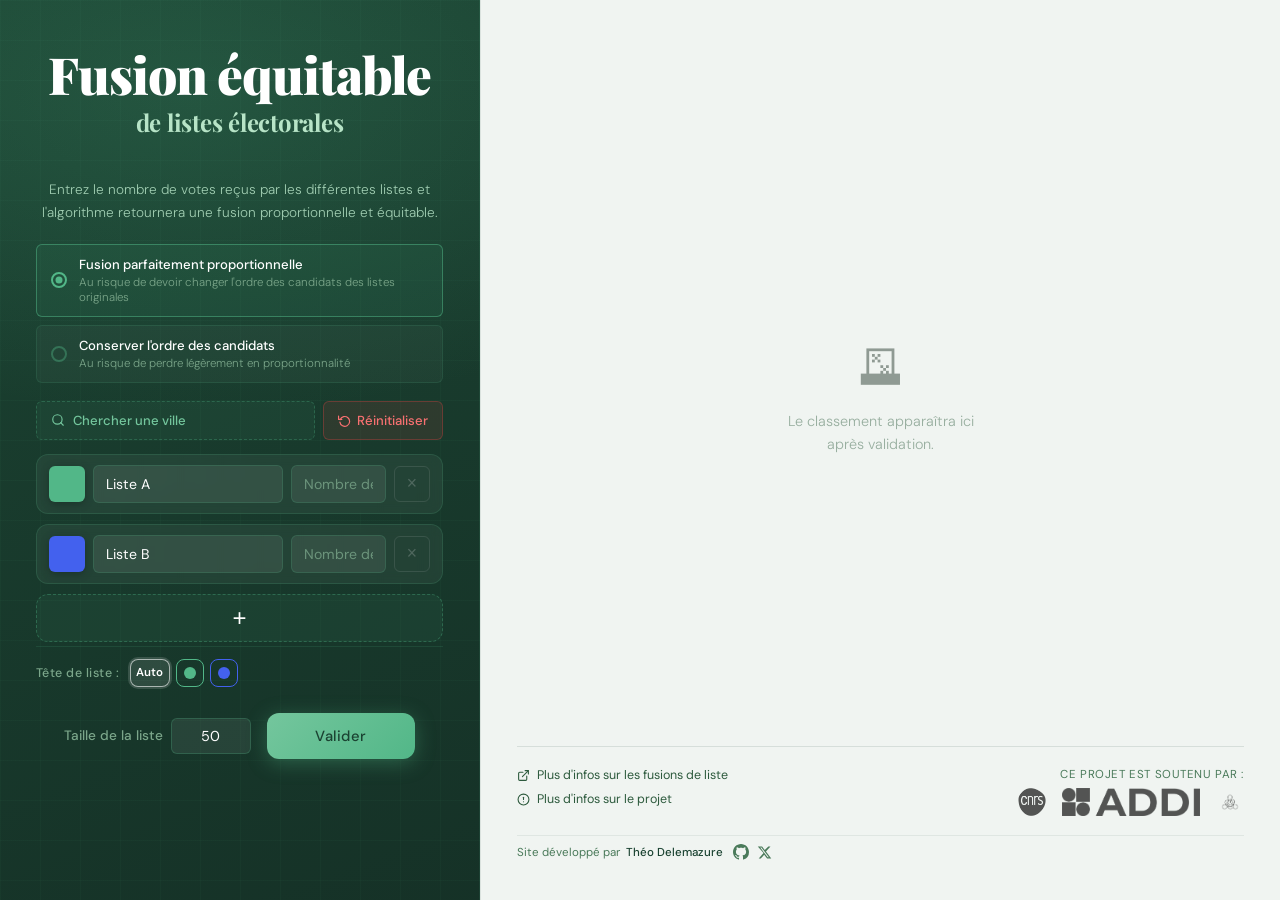
<file: index.html>
<!DOCTYPE html>
<html lang="fr">
<head>
  <meta charset="UTF-8" />
  <meta name="viewport" content="width=device-width, initial-scale=1.0" />

  <title>Fusion équitable de listes électorales</title>
  <meta name="description" content="Calculez automatiquement la fusion proportionnelle et équitable de vos listes électorales grâce à l'algorithme Proportional Rankings." />

  <!-- Favicon SVG (logo dégradé vert→rouge) -->
  <link rel="icon" type="image/svg+xml" href="favicon.svg" />

  <!-- Open Graph (Facebook, LinkedIn, WhatsApp…) -->
  <meta property="og:type"        content="website" />
  <meta property="og:url"         content="https://theo.delemazure.fr/fusion/" />
  <meta property="og:title"       content="Fusion équitable de listes électorales" />
  <meta property="og:description" content="Calculez automatiquement la fusion proportionnelle et équitable de vos listes électorales grâce à l'algorithme Proportional Rankings." />
  <meta property="og:image"       content="https://theo.delemazure.fr/fusion/screenshot.png" />
  <meta property="og:image:width"  content="1200" />
  <meta property="og:image:height" content="630" />
  <meta property="og:locale"      content="fr_FR" />
  <meta property="og:site_name"   content="Fusion équitable" />

  <!-- Twitter Card -->
  <meta name="twitter:card"        content="summary_large_image" />
  <meta name="twitter:url"         content="https://theo.delemazure.fr/fusion/" />
  <meta name="twitter:title"       content="Fusion équitable de listes électorales" />
  <meta name="twitter:description" content="Calculez automatiquement la fusion proportionnelle et équitable de vos listes électorales grâce à l'algorithme Proportional Rankings." />
  <meta name="twitter:image"       content="https://theo.delemazure.fr/fusion/screenshot.png" />

  <link rel="preconnect" href="https://fonts.googleapis.com" />
  <link rel="preconnect" href="https://fonts.gstatic.com" crossorigin />
  <link href="https://fonts.googleapis.com/css2?family=Playfair+Display:wght@700;900&family=DM+Sans:wght@300;400;500&display=swap" rel="stylesheet" />
  <link rel="stylesheet" href="style.css" />
</head>
<body>

  <div class="bg-decoration"></div>

  <button class="share-btn" id="share-btn" title="Partager le classement">
    <svg width="15" height="15" viewBox="0 0 24 24" fill="none" stroke="currentColor" stroke-width="2" stroke-linecap="round" stroke-linejoin="round"><circle cx="18" cy="5" r="3"/><circle cx="6" cy="12" r="3"/><circle cx="18" cy="19" r="3"/><line x1="8.59" y1="13.51" x2="15.42" y2="17.49"/><line x1="15.41" y1="6.51" x2="8.59" y2="10.49"/></svg>
    Partager
  </button>

  <div class="page-wrapper">

    <!-- COLONNE GAUCHE : formulaire -->
    <main class="left-panel">

      <header class="hero">
<h1 class="hero-title">Fusion équitable</h1>
        <h2 class="hero-subtitle">de listes électorales</h2>
      </header>

            <section class="form-section">
 
        <p class="description">
          Entrez le nombre de votes reçus par les différentes listes et l'algorithme retournera une fusion proportionnelle et équitable.
        </p>
 
        <!-- Mode de fusion -->
        <div class="mode-selector" id="mode-selector">
          <label class="mode-option active" id="mode-prop-label">
            <input type="radio" name="fusion-mode" value="proportional" checked class="mode-radio" />
            <span class="mode-checkmark"></span>
            <div class="mode-text">
              <span class="mode-title">Fusion parfaitement proportionnelle</span>
              <span class="mode-desc">Au risque de devoir changer l'ordre des candidats des listes originales</span>
            </div>
          </label>
          <label class="mode-option" id="mode-parity-label">
            <input type="radio" name="fusion-mode" value="parity" class="mode-radio" />
            <span class="mode-checkmark"></span>
            <div class="mode-text">
              <span class="mode-title">Conserver l'ordre des candidats</span>
              <span class="mode-desc">Au risque de perdre légèrement en proportionnalité</span>
            </div>
          </label>
        </div>
 
        <p class="parity-hint hidden" id="parity-hint">Indiquez le genre des têtes de liste à l'aide des boutons H et F.</p>
 
        <!-- Boutons ville -->
        <div class="city-action-row">
        <button class="city-search-btn" id="city-search-btn">
          <svg width="14" height="14" viewBox="0 0 24 24" fill="none" stroke="currentColor" stroke-width="2" stroke-linecap="round" stroke-linejoin="round"><circle cx="11" cy="11" r="8"/><line x1="21" y1="21" x2="16.65" y2="16.65"/></svg>
          <span id="city-search-btn-label">Chercher une ville</span>
        </button>
          <button class="reset-btn hidden" id="reset-btn" title="Réinitialiser le formulaire">
            <svg width="13" height="13" viewBox="0 0 24 24" fill="none" stroke="currentColor" stroke-width="2.2" stroke-linecap="round" stroke-linejoin="round"><polyline points="1 4 1 10 7 10"/><path d="M3.51 15a9 9 0 1 0 .49-4.5"/></svg>
            Réinitialiser
          </button>
        </div>
 
        <!-- Zone d'erreur -->
        <div class="error-box" id="error-box" aria-live="polite"></div>
 
        <div class="lists-wrapper" id="lists-wrapper"></div>
 
        <button class="add-btn" id="add-btn" aria-label="Ajouter une liste">
          <span class="add-btn-icon">+</span>
        </button>
 
        <!-- Sélecteur tête de liste forcée -->
        <div class="forced-head-row" id="forced-head-row">
          <span class="forced-head-label">Tête de liste&nbsp;:</span>
          <div class="forced-head-btns" id="forced-head-btns">
            <!-- Bouton Auto (défaut) + boutons listes générés par JS -->
          </div>
        </div>
 
        <div class="method-toggle-row">
          <span class="method-toggle-label">Méthode :</span>
          <div class="method-toggle" id="method-toggle">
            <button class="method-btn" data-method="classic">Écart minimal</button>
            <button class="method-btn active" data-method="dhondt">D'Hondt</button>
          </div>
        </div>
 
        <div class="validate-row">
          <div class="seats-input-group">
            <label class="seats-label" for="seats-input">Taille de la liste</label>
            <input type="number" id="seats-input" class="seats-input" value="50" min="5" max="200" />
          </div>
          <button class="validate-btn" id="validate-btn">Valider</button>
        </div>
 
      </section>

    </main>

    <!-- COLONNE DROITE : résultats -->
    <aside class="right-panel" id="right-panel">

      <div class="results-placeholder" id="results-placeholder">
        <span class="results-placeholder-icon">🗳</span>
        <p>Le classement apparaîtra ici après validation.</p>
      </div>
      <div class="results-content" id="results-content"></div>

      <!-- Footer info -->
      <footer class="info-footer">
        <div class="info-footer-links">
          <a href="informations.html" target="_blank" class="info-link">
            <svg width="13" height="13" viewBox="0 0 24 24" fill="none" stroke="currentColor" stroke-width="2" stroke-linecap="round" stroke-linejoin="round"><path d="M18 13v6a2 2 0 0 1-2 2H5a2 2 0 0 1-2-2V8a2 2 0 0 1 2-2h6"/><polyline points="15 3 21 3 21 9"/><line x1="10" y1="14" x2="21" y2="3"/></svg>
            Plus d'infos sur les fusions de liste
          </a>
          <button class="info-link" id="info-project-btn">
            <svg width="13" height="13" viewBox="0 0 24 24" fill="none" stroke="currentColor" stroke-width="2" stroke-linecap="round" stroke-linejoin="round"><circle cx="12" cy="12" r="10"/><line x1="12" y1="8" x2="12" y2="12"/><line x1="12" y1="16" x2="12.01" y2="16"/></svg>
            Plus d'infos sur le projet
          </button>
        </div>

        <div class="info-footer-support">
          <span class="info-support-label">Ce projet est soutenu par :</span>
          <div class="info-logos">
            <a href="https://www.cnrs.fr" target="_blank"><img src="img/logo-cnrs.png" alt="CNRS" class="info-logo" /></a>
            <a href="https://advancingdemocracy.eu/" target="_blank"><img src="img/logo-addi.png" alt="ADDI" class="info-logo" /></a>
            <a href="https://www.maths-vives.fr/" target="_blank"><img src="img/logo-math-vives.png" alt="Math Vives" class="info-logo" /></a>
            <!-- Ajouter d'autres logos ici -->
          </div>
        </div>

        <div class="info-footer-dev info-dev">
          Site développé par
          <a href="https://theo.delemazure.fr" target="_blank" class="info-dev-name">Théo Delemazure</a>
          <div class="info-dev-links">
            <a href="https://github.com/TheoDlmz" target="_blank" title="GitHub" class="info-icon-link">
              <svg width="16" height="16" viewBox="0 0 24 24" fill="currentColor"><path d="M12 0C5.37 0 0 5.37 0 12c0 5.31 3.435 9.795 8.205 11.385.6.105.825-.255.825-.57 0-.285-.015-1.23-.015-2.235-3.015.555-3.795-.735-4.035-1.41-.135-.345-.72-1.41-1.23-1.695-.42-.225-1.02-.78-.015-.795.945-.015 1.62.87 1.845 1.23 1.08 1.815 2.805 1.305 3.495.99.105-.78.42-1.305.765-1.605-2.67-.3-5.46-1.335-5.46-5.925 0-1.305.465-2.385 1.23-3.225-.12-.3-.54-1.53.12-3.18 0 0 1.005-.315 3.3 1.23.96-.27 1.98-.405 3-.405s2.04.135 3 .405c2.295-1.56 3.3-1.23 3.3-1.23.66 1.65.24 2.88.12 3.18.765.84 1.23 1.905 1.23 3.225 0 4.605-2.805 5.625-5.475 5.925.435.375.81 1.095.81 2.22 0 1.605-.015 2.895-.015 3.3 0 .315.225.69.825.57A12.02 12.02 0 0 0 24 12c0-6.63-5.37-12-12-12z"/></svg>
            </a>
            <a href="https://twitter.com/DelemazureTheo" target="_blank" title="Twitter / X" class="info-icon-link">
              <svg width="15" height="15" viewBox="0 0 24 24" fill="currentColor"><path d="M18.244 2.25h3.308l-7.227 8.26 8.502 11.24H16.17l-4.714-6.231-5.401 6.231H2.748l7.73-8.835L1.254 2.25H8.08l4.253 5.622 5.911-5.622zm-1.161 17.52h1.833L7.084 4.126H5.117z"/></svg>
            </a>
          </div>
        </div>
      </footer>
    </aside>

  </div>

  <!-- Modal info projet -->
  <div class="info-overlay" id="info-overlay"></div>
  <div class="info-modal" id="info-modal">
    <button class="share-modal-close" id="info-modal-close">&times;</button>

    <section class="info-section">
      <h2 class="info-modal-title">Qui sommes-nous ?</h2>
      <p class="info-modal-text">Nous sommes chercheurs en informatique et en économie, spécialisés dans le domaine du choix social — un champ de recherche interdisciplinaire qui étudie comment agréger les préférences individuelles de manière juste et équitable.</p>
      <ul class="info-team">
        <li class="info-team-member">
          <span class="info-team-name"><a href="https://sites.google.com/view/antoineprevotat" target="_blank" class="info-team-link">Antoine Prévotat</a></span>
          <span class="info-team-affil">Doctorant au GATE Saint-Etienne</span>
        </li>
        <li class="info-team-member">
          <span class="info-team-name"><a href="https://theo.delemazure.fr" target="_blank" class="info-team-link">Théo Delemazure</a></span>
          <span class="info-team-affil">Chercheur post-doctorant à l'ILLC de l'Université d'Amsterdam</span>
        </li>
        <li class="info-team-member">
          <span class="info-team-name"><a href="https://www.lamsade.dauphine.fr/~lang/" target="_blank" class="info-team-link">Jérôme Lang</a></span>
          <span class="info-team-affil">Directeur de recherche CNRS au LAMSADE, Université Paris-Dauphine</span>
        </li>
      </ul>
      <p class="info-modal-text">Merci aussi à <a href="https://dominik-peters.de/" target="_blank" class="info-team-link">Dominik Peters</a> pour ses retours et Olivier Rouyer pour son aide.</p>
      <p class="info-modal-text">Ce projet est notamment rendu possible grâce aux financements de l'ANR « Condorcet » (<a href="https://www.maths-vives.fr/" target="_blank" class="info-team-link">Maths-vives</a>, <a href="https://anr.fr/france-2030/france-2030/" target="_blank" class="info-team-link">France 2030</a>) et de l'ERC Synergy Grant <a href="https://advancingdemocracy.eu/" target="_blank" class="info-team-link">ADDI</a>.</p>
      
      </ul>
    </section>

    <section class="info-section">
      <h2 class="info-modal-title">Quel est l'algorithme utilisé ?</h2>
      <p class="info-modal-text">L'algorithme utilisé est inspiré de la méthode de D'Hondt et suit la procédure suivante :</p>
      <pre class="info-code">Initialiser S_i = 0 pour chaque liste i
Répéter pour chaque siège k = 1 … N :
    Calculer X_i = Votes_i / (S_i + 1) pour chaque liste i
    Attribuer le siège à la liste i* qui maximise X_i
    Incrémenter S_i*</pre>
      <p class="info-modal-text info-modal-text--small">La variante qui conserve l'ordre des candidats ne prend en compte, à chaque étape, que les listes pour lesquelles le genre du prochain candidat disponible correspond au genre requis par l'alternance hommes-femmes.</p>
      <p class="info-modal-text">Le code source de cet outil est disponible sur <a href="https://github.com/TheoDlmz/fusionequitable" target="_blank" class="info-link">GitHub</a>.</p>
    </section>

    <section class="info-section">
      <h2 class="info-modal-title">Des questions ?</h2>
      <p class="info-modal-text">Vous pouvez nous contacter par e-mail à <a href="mailto:theo.delemazure@dauphine.eu" class="info-contact-link"><span class="__cf_email__" data-cfemail="700418151f5e14151c151d110a050215301411050018191e155e1505">theo.delemazure@dauphine.eu</span></a>, sur Twitter&nbsp;<a href="https://twitter.com/DelemazureTheo" target="_blank" class="info-contact-link">@DelemazureTheo</a> ou sur Bluesky&nbsp;<a href="https://bsky.app/profile/delemazuretheo.bsky.social" target="_blank" class="info-contact-link">@delemazuretheo.bsky.social</a>.</p>
    </section>
  </div>

  <!-- Modal recherche ville -->
  <div class="city-overlay" id="city-overlay"></div>
  <div class="city-modal" id="city-modal">
    <button class="share-modal-close" id="city-modal-close">&times;</button>
    <div class="city-modal-header">
      <div class="share-modal-icon">
        <svg width="20" height="20" viewBox="0 0 24 24" fill="none" stroke="currentColor" stroke-width="2" stroke-linecap="round" stroke-linejoin="round"><circle cx="11" cy="11" r="8"/><line x1="21" y1="21" x2="16.65" y2="16.65"/></svg>
      </div>
      <div>
        <h3 class="share-modal-title">Chercher une ville</h3>
        <p class="share-modal-desc">Choisissez une ville et sélectionnez les listes à fusionner.</p>
      </div>
    </div>

    <!-- Étape 1 : recherche ville -->
    <div id="city-step-1">
      <div class="city-input-wrapper">
        <input type="text" id="city-search-input" class="city-input" placeholder="Nom de la ville (min. 3 caractères)…" autocomplete="off" />
        <div class="city-results" id="city-results"></div>
      </div>
    </div>

    <!-- Étape 2 : sélection des listes (caché initialement) -->
    <div id="city-step-2" class="hidden">
      <div class="city-selected-city" id="city-selected-city"></div>
      <p class="city-step2-desc">Cochez les listes à fusionner (2 à 5) :</p>
      <div class="city-lists-checkboxes" id="city-lists-checkboxes"></div>
      <div class="city-use-candidates">
        <label class="city-candidates-label">
          <input type="checkbox" id="city-use-candidates-chk" class="city-candidates-chk" checked />
          <span>Utiliser les noms des candidats</span>
        </label>
      </div>
      <div class="city-modal-footer">
<button class="city-import-btn" id="city-import-btn" disabled>Importer les listes</button>
      </div>
    </div>
  </div>

  <!-- Modal partage -->
  <div class="share-overlay" id="share-overlay"></div>
  <div class="share-modal" id="share-modal">
    <button class="share-modal-close" id="share-modal-close">&times;</button>
    <div class="share-modal-icon">
      <svg width="22" height="22" viewBox="0 0 24 24" fill="none" stroke="currentColor" stroke-width="2" stroke-linecap="round" stroke-linejoin="round"><circle cx="18" cy="5" r="3"/><circle cx="6" cy="12" r="3"/><circle cx="18" cy="19" r="3"/><line x1="8.59" y1="13.51" x2="15.42" y2="17.49"/><line x1="15.41" y1="6.51" x2="8.59" y2="10.49"/></svg>
    </div>
    <h3 class="share-modal-title">Partager le classement</h3>
    <p class="share-modal-desc">Vous pouvez partager le classement que vous avez obtenu grâce au lien suivant. Toutes les modifications que vous ferez ensuite ne seront pas prises en compte — si vous souhaitez les repartager, cliquez à nouveau sur Partager.</p>
    <div class="share-link-row">
      <div class="share-link-input" id="share-link-display">Génération du lien…</div>
      <button class="share-copy-btn" id="share-copy-btn" title="Copier le lien">
        <svg width="15" height="15" viewBox="0 0 24 24" fill="none" stroke="currentColor" stroke-width="2" stroke-linecap="round" stroke-linejoin="round"><rect x="9" y="9" width="13" height="13" rx="2"/><path d="M5 15H4a2 2 0 0 1-2-2V4a2 2 0 0 1 2-2h9a2 2 0 0 1 2 2v1"/></svg>
      </button>
    </div>
    </div>
  </div>

  <script src="script.js"></script>
</body>
</html>
</file>
<file: style.css>
/* =========================================
   CSS VARIABLES & RESET
   ========================================= */

:root {
  --green-deep:    #1B4332;
  --green-dark:    #2D6A4F;
  --green-mid:     #40916C;
  --green-base:    #52B788;
  --green-light:   #74C69D;
  --green-pale:    #B7E4C7;
  --green-ghost:   #D8F3DC;

  --cream:         #F8FAF5;
  --white:         #FFFFFF;

  --text-dark:     #1B2E22;
  --text-mid:      #3A5A46;
  --text-muted:    #7BA68A;

  --red-soft:      #E63946;
  --red-hover:     #C1121F;

  --radius-sm:     6px;
  --radius-md:     12px;
  --radius-lg:     20px;

  --shadow-sm:     0 2px 8px rgba(27, 67, 50, 0.10);
  --shadow-md:     0 6px 24px rgba(27, 67, 50, 0.14);
  --shadow-lg:     0 16px 48px rgba(27, 67, 50, 0.18);

  --transition:    0.22s cubic-bezier(0.4, 0, 0.2, 1);
}

*, *::before, *::after {
  box-sizing: border-box;
  margin: 0;
  padding: 0;
}

html, body {
  height: 100%;
  font-size: 16px;
}

body {
  background-color: var(--green-deep);
  color: var(--text-dark);
  font-family: 'DM Sans', sans-serif;
  overflow: hidden;
  position: relative;
}

/* =========================================
   BACKGROUND DECORATION
   ========================================= */

.bg-decoration {
  position: fixed;
  inset: 0;
  z-index: 0;
  pointer-events: none;
  background:
    radial-gradient(ellipse 80% 60% at 15% 10%, rgba(82, 183, 136, 0.18) 0%, transparent 60%),
    radial-gradient(ellipse 60% 50% at 85% 80%, rgba(64, 145, 108, 0.14) 0%, transparent 55%),
    linear-gradient(160deg, var(--green-deep) 0%, #142d24 100%);
}

.bg-decoration::after {
  content: '';
  position: absolute;
  inset: 0;
  background-image:
    linear-gradient(rgba(82, 183, 136, 0.04) 1px, transparent 1px),
    linear-gradient(90deg, rgba(82, 183, 136, 0.04) 1px, transparent 1px);
  background-size: 40px 40px;
}

/* =========================================
   TWO-COLUMN PAGE WRAPPER
   ========================================= */

.page-wrapper {
  position: relative;
  z-index: 1;
  display: flex;
  height: 100vh;
  width: 100%;
}

/* =========================================
   LEFT PANEL
   ========================================= */

.left-panel {
  flex: 0 0 480px;
  min-width: 320px;
  height: 100vh;
  overflow-y: auto;
  padding: 48px 36px 32px;
  border-right: 1px solid rgba(82, 183, 136, 0.12);
}

/* scrollbar gauche */
.left-panel::-webkit-scrollbar { width: 4px; }
.left-panel::-webkit-scrollbar-track { background: transparent; }
.left-panel::-webkit-scrollbar-thumb { background: rgba(82, 183, 136, 0.25); border-radius: 2px; }

/* =========================================
   RIGHT PANEL
   ========================================= */

.right-panel {
  flex: 1;
  height: 100vh;
  overflow-y: auto;
  padding: 48px 36px 32px;
  display: flex;
  flex-direction: column;
  position: relative;
  background: #f0f4f1;
  border-left: 1px solid rgba(27,67,50,0.10);
}

.right-panel::-webkit-scrollbar { width: 4px; }
.right-panel::-webkit-scrollbar-track { background: transparent; }
.right-panel::-webkit-scrollbar-thumb { background: rgba(27, 67, 50, 0.20); border-radius: 2px; }

/* Placeholder avant calcul */
.results-placeholder {
  flex: 1;
  display: flex;
  flex-direction: column;
  align-items: center;
  justify-content: center;
  gap: 14px;
  opacity: 0.45;
  text-align: center;
}

.results-placeholder-icon {
  font-size: 2.8rem;
}

.results-placeholder p {
  font-size: 0.9rem;
  color: #2d5a3d;
  font-weight: 300;
  max-width: 220px;
  line-height: 1.6;
}

.results-placeholder.hidden {
  display: none;
}

/* =========================================
   RESULTS CONTENT
   ========================================= */

.results-content {
  display: none;
  flex-direction: column;
  gap: 0;
}

.results-content.visible {
  display: flex;
}

.results-header {
  margin-bottom: 20px;
}

.results-title {
  font-family: 'Playfair Display', serif;
  font-size: 1.5rem;
  font-weight: 700;
  color: #1B4332;
  margin-bottom: 4px;
}

.results-subtitle {
  font-size: 0.8rem;
  color: var(--text-muted);
  font-weight: 300;
  letter-spacing: 0.04em;
}

/* Résumé des scores */
.results-summary {
  display: flex;
  flex-wrap: wrap;
  gap: 8px;
  margin-bottom: 20px;
}

.summary-chip {
  display: flex;
  align-items: center;
  gap: 7px;
  padding: 5px 12px;
  border-radius: 999px;
  background: rgba(255,255,255,0.06);
  border: 1px solid rgba(82, 183, 136, 0.15);
  font-size: 0.78rem;
  color: var(--green-pale);
}

.summary-chip-dot {
  width: 9px;
  height: 9px;
  border-radius: 50%;
  flex-shrink: 0;
}

/* Classement */
.ranking-list {
  display: flex;
  flex-direction: column;
  gap: 4px;
}

.ranking-item {
  display: flex;
  align-items: center;
  gap: 8px;
  padding: 9px 10px 9px 8px;
  border-radius: var(--radius-sm);
  animation: itemFadeIn 0.3s ease both;
  cursor: grab;
  user-select: none;
  transition: opacity var(--transition), transform var(--transition), box-shadow var(--transition);
}

.ranking-item:active {
  cursor: grabbing;
}

.ranking-item.drag-src {
  opacity: 0.35;
}

.ranking-item.drag-over-top {
  box-shadow: 0 -3px 0 0 rgba(255,255,255,0.8) inset;
  transform: translateY(2px);
}

.ranking-item.drag-over-bot {
  box-shadow: 0 3px 0 0 rgba(255,255,255,0.8) inset;
  transform: translateY(-2px);
}

.ranking-item.no-anim {
  animation: none !important;
}

@keyframes itemFadeIn {
  from { opacity: 0; transform: translateX(10px); }
  to   { opacity: 1; transform: translateX(0); }
}

/* Poignée drag */
.ranking-handle {
  display: flex;
  align-items: center;
  flex-shrink: 0;
  opacity: 0.5;
  transition: opacity var(--transition);
}

.ranking-item:hover .ranking-handle {
  opacity: 1;
}

.ranking-position {
  font-size: 0.72rem;
  font-weight: 500;
  width: 22px;
  text-align: right;
  flex-shrink: 0;
  font-variant-numeric: tabular-nums;
}

.ranking-name {
  font-size: 0.88rem;
  font-weight: 500;
  flex: 1;
  min-width: 0;
  overflow: hidden;
  text-overflow: ellipsis;
  white-space: nowrap;
}

/* Bouton crayon */
.ranking-edit-btn {
  flex-shrink: 0;
  width: 26px;
  height: 26px;
  border: none;
  background: rgba(0,0,0,0.12);
  border-radius: 5px;
  display: flex;
  align-items: center;
  justify-content: center;
  cursor: pointer;
  opacity: 0;
  transition: opacity var(--transition), background var(--transition), transform var(--transition);
  padding: 0;
}

.ranking-item:hover .ranking-edit-btn {
  opacity: 1;
}

.ranking-edit-btn:hover {
  background: rgba(0,0,0,0.22);
  transform: scale(1.1);
}

/* Dropdown choix parti */
.parti-dropdown {
  position: absolute;
  z-index: 100;
  background: #1e3d2f;
  border: 1px solid rgba(82,183,136,0.3);
  border-radius: var(--radius-md);
  padding: 6px;
  width: 155px;
  box-shadow: var(--shadow-lg);
  animation: dropdownIn 0.15s ease;
}

@keyframes dropdownIn {
  from { opacity: 0; transform: scale(0.95) translateY(-4px); }
  to   { opacity: 1; transform: scale(1) translateY(0); }
}

.parti-option {
  display: flex;
  align-items: center;
  gap: 9px;
  padding: 8px 10px;
  border-radius: var(--radius-sm);
  cursor: pointer;
  font-size: 0.85rem;
  color: var(--green-pale);
  transition: background var(--transition);
}

.parti-option:hover {
  background: rgba(82,183,136,0.15);
  color: var(--white);
}

.parti-option.current {
  color: var(--white);
  font-weight: 500;
}

.parti-option.current::after {
  content: '✓';
  margin-left: auto;
  font-size: 0.75rem;
  color: var(--green-base);
}

.parti-option-dot {
  width: 10px;
  height: 10px;
  border-radius: 50%;
  flex-shrink: 0;
}

/* =========================================
   HERO / HEADER
   ========================================= */

.hero {
  text-align: center;
  margin-bottom: 40px;
}

.hero-title {
  font-family: 'Playfair Display', serif;
  font-weight: 900;
  font-size: clamp(2rem, 5vw, 3.2rem);
  line-height: 1.05;
  color: var(--white);
  letter-spacing: -0.02em;
}

.hero-subtitle {
  font-family: 'Playfair Display', serif;
  font-weight: 700;
  font-size: clamp(1rem, 2.5vw, 1.5rem);
  color: var(--green-pale);
  letter-spacing: -0.01em;
  margin-top: 4px;
}

/* =========================================
   FORM SECTION
   ========================================= */

.form-section {
  display: flex;
  flex-direction: column;
  gap: 0;
}

.description {
  font-size: 0.85rem;
  font-weight: 300;
  line-height: 1.7;
  color: var(--green-pale);
  text-align: center;
  margin-bottom: 20px;
  opacity: 0.85;
}

/* =========================================
   ERROR BOX
   ========================================= */

.error-box {
  display: none;
  background: rgba(230, 57, 70, 0.12);
  border: 1px solid rgba(230, 57, 70, 0.35);
  border-radius: var(--radius-md);
  padding: 12px 16px;
  margin-bottom: 14px;
  font-size: 0.85rem;
  color: #ff8a93;
  line-height: 1.5;
  animation: errorIn 0.2s ease;
}

@keyframes errorIn {
  from { opacity: 0; transform: translateY(-4px); }
  to   { opacity: 1; transform: translateY(0); }
}

.error-box.visible {
  display: block;
}

/* =========================================
   LISTS WRAPPER
   ========================================= */

.lists-wrapper {
  display: flex;
  flex-direction: column;
  gap: 10px;
}

/* =========================================
   LIST ROW
   ========================================= */

.list-row {
  display: grid;
  grid-template-columns: 36px 2fr 1fr 36px;
  align-items: center;
  gap: 8px;
  background: rgba(255, 255, 255, 0.05);
  border: 1px solid rgba(82, 183, 136, 0.18);
  border-radius: var(--radius-md);
  padding: 10px 12px;
  backdrop-filter: blur(6px);
  transition: border-color var(--transition), box-shadow var(--transition);
}

.list-row.error-highlight {
  border-color: rgba(230, 57, 70, 0.5);
}

@keyframes rowSlideIn {
  from { opacity: 0; transform: translateY(-8px); }
  to   { opacity: 1; transform: translateY(0); }
}

.list-row:hover {
  border-color: rgba(82, 183, 136, 0.35);
  box-shadow: var(--shadow-sm);
}

/* =========================================
   COLOR SWATCH
   ========================================= */

.color-swatch-wrapper {
  position: relative;
  width: 36px;
  height: 36px;
  flex-shrink: 0;
}

.color-swatch-display {
  width: 36px;
  height: 36px;
  border-radius: var(--radius-sm);
  cursor: pointer;
  box-shadow: 0 2px 8px rgba(0,0,0,0.25);
  transition: transform var(--transition), box-shadow var(--transition);
  pointer-events: none;
}

.color-swatch-wrapper:hover .color-swatch-display {
  transform: scale(1.1);
  box-shadow: 0 4px 14px rgba(0,0,0,0.35);
}

.color-swatch {
  position: absolute;
  inset: 0;
  opacity: 0;
  width: 100%;
  height: 100%;
  cursor: pointer;
  border: none;
  padding: 0;
}

/* =========================================
   INPUTS
   ========================================= */

.input-name,
.input-votes {
  background: rgba(255, 255, 255, 0.07);
  border: 1px solid rgba(82, 183, 136, 0.2);
  border-radius: var(--radius-sm);
  padding: 9px 12px;
  font-family: 'DM Sans', sans-serif;
  font-size: 0.88rem;
  font-weight: 400;
  color: var(--white);
  outline: none;
  width: 100%;
  transition: border-color var(--transition), background var(--transition), box-shadow var(--transition);
}

.input-name::placeholder,
.input-votes::placeholder {
  color: var(--text-muted);
  opacity: 0.8;
}

.input-name:focus,
.input-votes:focus {
  border-color: var(--green-base);
  background: rgba(82, 183, 136, 0.1);
  box-shadow: 0 0 0 3px rgba(82, 183, 136, 0.15);
}

.input-votes {
  text-align: right;
}

/* =========================================
   DELETE BUTTON
   ========================================= */

.delete-btn {
  width: 36px;
  height: 36px;
  border-radius: var(--radius-sm);
  border: 1px solid rgba(255, 255, 255, 0.1);
  background: transparent;
  color: rgba(255, 255, 255, 0.2);
  font-size: 1.1rem;
  line-height: 1;
  cursor: default;
  display: flex;
  align-items: center;
  justify-content: center;
  transition: background var(--transition), border-color var(--transition), color var(--transition), transform var(--transition);
  flex-shrink: 0;
}

.delete-btn.active {
  border-color: rgba(230, 57, 70, 0.4);
  color: var(--red-soft);
  cursor: pointer;
}

.delete-btn.active:hover {
  background: rgba(230, 57, 70, 0.15);
  border-color: var(--red-soft);
  transform: scale(1.08);
}

.delete-btn.active:active {
  transform: scale(0.95);
}

/* =========================================
   ADD BUTTON
   ========================================= */

.add-btn {
  margin-top: 10px;
  width: 100%;
  height: 48px;
  background: rgba(82, 183, 136, 0.07);
  border: 1.5px dashed rgba(82, 183, 136, 0.35);
  border-radius: var(--radius-md);
  display: flex;
  align-items: center;
  justify-content: center;
  cursor: pointer;
  transition: background var(--transition), border-color var(--transition), transform var(--transition);
}

.add-btn:hover {
  background: rgba(82, 183, 136, 0.14);
  border-color: var(--green-base);
}

.add-btn:active {
  transform: scale(0.99);
}

.add-btn.hidden {
  display: none;
}

.add-btn-icon {
  color: var(--white);
  font-size: 1.5rem;
  font-weight: 300;
  line-height: 1;
  user-select: none;
  transition: transform var(--transition);
}

.add-btn:hover .add-btn-icon {
  transform: scale(1.2) rotate(90deg);
}

/* =========================================
   VALIDATE BUTTON
   ========================================= */

.validate-btn {
  font-family: 'DM Sans', sans-serif;
  font-size: 0.92rem;
  font-weight: 500;
  letter-spacing: 0.04em;
  color: var(--green-deep);
  background: linear-gradient(135deg, var(--green-light) 0%, var(--green-base) 100%);
  border: none;
  border-radius: var(--radius-md);
  padding: 13px 48px;
  cursor: pointer;
  box-shadow: 0 4px 20px rgba(82, 183, 136, 0.35);
  transition: transform var(--transition), box-shadow var(--transition), filter var(--transition);
}

.validate-btn:hover {
  transform: translateY(-2px);
  box-shadow: 0 8px 32px rgba(82, 183, 136, 0.45);
  filter: brightness(1.05);
}

.validate-btn:active {
  transform: translateY(0);
  box-shadow: 0 4px 14px rgba(82, 183, 136, 0.3);
}

/* =========================================
   RESPONSIVE — mobile : empilé
   ========================================= */

@media (max-width: 768px) {
  body {
    overflow: auto;
  }

  .page-wrapper {
    flex-direction: column;
    height: auto;
    min-height: 100vh;
  }

  .left-panel {
    flex: none;
    height: auto;
    overflow-y: visible;
    border-right: none;
    border-bottom: 1px solid rgba(82, 183, 136, 0.12);
    padding: 36px 20px 40px;
  }

  .right-panel {
    flex: none;
    height: auto;
    overflow-y: visible;
    padding: 36px 20px 60px;
    min-height: 300px;
  }

  .results-placeholder {
  flex: 1;
    height: 200px;
  }
}

/* =========================================
   DISPROPORTIONNALITÉ BAR
   ========================================= */

.dispro-row {
  display: flex;
  flex-direction: column;
  margin-bottom: 16px;
  background: rgba(255,255,255,0.03);
  border: 1px solid rgba(27,67,50,0.18);
  border-radius: var(--radius-md);
  overflow: hidden;
  box-shadow: 0 1px 4px rgba(27,67,50,0.07);
}

.dispro-bar {
  display: flex;
  align-items: stretch;
  flex: 1;
  gap: 0;
  background: rgba(255, 255, 255, 0.04);
  border: 1px solid rgba(82, 183, 136, 0.18);
  border-radius: var(--radius-md);
  overflow: hidden;
  animation: rowSlideIn 0.25s ease;
  min-width: 0;
}

.dispro-sep {
  width: 1px;
  background: rgba(82, 183, 136, 0.18);
  flex-shrink: 0;
  margin: 8px 0;
}

.dispro-block {
  display: flex;
  flex-direction: column;
  justify-content: center;
  gap: 3px;
  padding: 12px 14px;
  flex: 1;
  min-width: 0;
}

.dispro-block--total {
  flex: 0 0 auto;
  min-width: 110px;
  border-right: 1px solid rgba(82, 183, 136, 0.18);
  background: rgba(82, 183, 136, 0.06);
}

.dispro-dot {
  width: 8px;
  height: 8px;
  border-radius: 50%;
  flex-shrink: 0;
  margin-bottom: 1px;
}

.dispro-label {
  font-size: 0.68rem;
  font-weight: 500;
  letter-spacing: 0.06em;
  text-transform: uppercase;
  color: var(--text-muted);
  white-space: nowrap;
  overflow: hidden;
  text-overflow: ellipsis;
}

.dispro-value {
  font-size: 1.25rem;
  font-weight: 700;
  color: var(--white);
  font-variant-numeric: tabular-nums;
  line-height: 1.1;
}

.dispro-value-row {
  display: flex;
  align-items: baseline;
  gap: 6px;
}

.dispro-sub {
  display: flex;
  gap: 5px;
  font-size: 0.72rem;
  font-variant-numeric: tabular-nums;
}

.dispro-pos {
  color: #52B788;
  font-weight: 500;
}

.dispro-neg {
  color: #E07070;
  font-weight: 500;
}

/* =========================================
   PARITY CHECKBOX
   ========================================= */

.parity-option {
  display: flex;
  align-items: center;
  gap: 10px;
  cursor: pointer;
  margin-bottom: 16px;
  width: fit-content;
  user-select: none;
}

.parity-checkbox {
  display: none;
}

.parity-checkmark {
  width: 18px;
  height: 18px;
  border: 1.5px solid rgba(82, 183, 136, 0.4);
  border-radius: 4px;
  background: transparent;
  flex-shrink: 0;
  position: relative;
  transition: border-color var(--transition), background var(--transition);
}

.parity-checkmark::after {
  content: '';
  position: absolute;
  top: 2px;
  left: 5px;
  width: 5px;
  height: 9px;
  border: 2px solid var(--green-deep);
  border-top: none;
  border-left: none;
  transform: rotate(45deg) scale(0);
  transition: transform 0.15s ease;
}

.parity-checkbox:checked + .parity-checkmark {
  background: var(--green-base);
  border-color: var(--green-base);
}

.parity-checkbox:checked + .parity-checkmark::after {
  transform: rotate(45deg) scale(1);
}

.parity-option-text {
  font-size: 0.85rem;
  font-weight: 400;
  color: var(--green-pale);
  transition: color var(--transition);
}

.parity-option:hover .parity-option-text {
  color: var(--white);
}

.parity-option:hover .parity-checkmark {
  border-color: var(--green-base);
}

/* =========================================
   GENDER TOGGLE (dans chaque liste)
   ========================================= */

.gender-toggle {
  display: flex;
  gap: 3px;
  flex-shrink: 0;
}

.gender-toggle.hidden {
  display: none;
}

.gender-btn {
  width: 28px;
  height: 36px;
  border-radius: var(--radius-sm);
  border: 1px solid rgba(82, 183, 136, 0.25);
  background: transparent;
  color: var(--text-muted);
  font-family: 'DM Sans', sans-serif;
  font-size: 0.78rem;
  font-weight: 600;
  cursor: pointer;
  transition: background var(--transition), color var(--transition), border-color var(--transition);
  line-height: 1;
}

.gender-btn:hover {
  border-color: var(--green-base);
  color: var(--white);
}

.gender-btn.active {
  background: var(--green-mid);
  border-color: var(--green-base);
  color: var(--white);
}

/* Adapter la grid quand genre visible */
.list-row:has(.gender-toggle:not(.hidden)) {
  grid-template-columns: 36px 1fr 1fr 62px 36px;
}

/* =========================================
   BADGE GENRE dans le classement
   ========================================= */

.ranking-gender-badge {
  font-size: 0.7rem;
  font-weight: 700;
  letter-spacing: 0.04em;
  padding: 2px 6px;
  border-radius: 4px;
  border: 1px solid currentColor;
  flex-shrink: 0;
  opacity: 0.85;
}

/* =========================================
   TOAST ERREUR PARITÉ
   ========================================= */

.parity-toast {
  position: fixed;
  bottom: 28px;
  right: 28px;
  z-index: 999;
  background: #2d1a1d;
  border: 1px solid rgba(230, 57, 70, 0.45);
  border-radius: var(--radius-md);
  padding: 13px 18px;
  max-width: 340px;
  font-size: 0.83rem;
  line-height: 1.5;
  color: #ff8a93;
  box-shadow: 0 8px 32px rgba(0,0,0,0.4);
  opacity: 0;
  transform: translateY(10px);
  pointer-events: none;
  transition: opacity 0.25s ease, transform 0.25s ease;
}

.parity-toast.visible {
  opacity: 1;
  transform: translateY(0);
}

/* =========================================
   PARITY HINT TEXT
   ========================================= */

.parity-hint {
  font-size: 0.78rem;
  color: var(--text-muted);
  font-weight: 300;
  font-style: italic;
  margin-top: -10px;
  margin-bottom: 14px;
  padding-left: 2px;
  transition: opacity var(--transition);
}

.parity-hint.hidden {
  display: none;
}

/* =========================================
   PARITY STATUS BLOCK
   ========================================= */

.parity-status {
  display: flex;
  flex-direction: row;
  align-items: center;
  gap: 10px;
  padding: 10px 16px;
  border-radius: var(--radius-md);
  border: 1px solid;
  flex-shrink: 0;
  min-width: 110px;
  animation: rowSlideIn 0.25s ease;
}

.parity-status--ok {
  background: rgba(82, 183, 136, 0.10);
  border-color: rgba(82, 183, 136, 0.35);
}

.parity-status--broken {
  background: rgba(230, 57, 70, 0.10);
  border-color: rgba(230, 57, 70, 0.35);
}

.parity-status-icon {
  font-size: 1.1rem;
  font-weight: 700;
  line-height: 1;
  flex-shrink: 0;
}

.parity-status--ok    .parity-status-icon { color: var(--green-base); }
.parity-status--broken .parity-status-icon { color: var(--red-soft); }

.parity-status-label {
  font-size: 0.65rem;
  font-weight: 500;
  letter-spacing: 0.08em;
  text-transform: uppercase;
  color: var(--text-muted);
}

.parity-status-value {
  font-size: 0.85rem;
  font-weight: 600;
  line-height: 1.1;
}

.parity-status--ok    .parity-status-value { color: var(--green-light); }
.parity-status--broken .parity-status-value { color: #ff8a93; }

/* =========================================
   GENDER BADGE — violation
   ========================================= */

.ranking-gender-badge--violation {
  font-weight: 700;
  background: rgba(255, 107, 107, 0.15);
}

/* =========================================
   SEATS INPUT
   ========================================= */

.validate-row {
  display: flex;
  align-items: center;
  justify-content: center;
  gap: 16px;
  flex-wrap: wrap;
  margin-top: 12px;
}

.seats-input-group {
  display: flex;
  flex-direction: row;
  align-items: center;
  gap: 8px;
}

.seats-label {
  font-size: 0.85rem;
  font-weight: 500;
  color: var(--text-muted);
  white-space: nowrap;
}

.seats-input {
  width: 80px;
  background: rgba(255,255,255,0.07);
  border: 1px solid rgba(82,183,136,0.25);
  border-radius: var(--radius-sm);
  padding: 8px 10px;
  font-family: 'DM Sans', sans-serif;
  font-size: 0.9rem;
  color: var(--white);
  outline: none;
  text-align: center;
  transition: border-color var(--transition), box-shadow var(--transition);
}

.seats-input:focus {
  border-color: var(--green-base);
  box-shadow: 0 0 0 3px rgba(82,183,136,0.15);
}

input[type=number]::-webkit-inner-spin-button,
input[type=number]::-webkit-outer-spin-button {
  -webkit-appearance: none;
  margin: 0;
}

input[type=number] {
  -moz-appearance: textfield;
}

/* =========================================
   DISPRO LABEL ROW (avec bouton [i])
   ========================================= */

.dispro-label-row {
  display: flex;
  align-items: center;
  gap: 5px;
  margin-bottom: 2px;
}

.dispro-info-btn {
  display: inline-flex;
  align-items: center;
  justify-content: center;
  width: 14px;
  height: 14px;
  border-radius: 50%;
  border: 1px solid var(--text-muted);
  font-size: 0.6rem;
  font-weight: 700;
  font-style: normal;
  color: var(--text-muted);
  cursor: default;
  flex-shrink: 0;
  transition: border-color var(--transition), color var(--transition);
  user-select: none;
  line-height: 1;
}

.dispro-info-btn:hover {
  border-color: var(--green-light);
  color: var(--green-light);
}

/* =========================================
   TOOLTIP
   ========================================= */

.info-tooltip {
  position: fixed;
  z-index: 9999;
  transform: translate(-50%, -100%);
  background: #122b1e;
  border: 1px solid rgba(82,183,136,0.3);
  border-radius: var(--radius-md);
  padding: 10px 14px;
  max-width: 280px;
  font-size: 0.78rem;
  line-height: 1.55;
  color: var(--green-pale);
  box-shadow: var(--shadow-lg);
  pointer-events: none;
  opacity: 0;
  transition: opacity 0.18s ease;
  margin-top: -6px;
}

.info-tooltip em {
  color: var(--white);
  font-style: italic;
}

.info-tooltip.visible {
  opacity: 1;
}

/* Petite flèche vers le bas */
.info-tooltip::after {
  content: '';
  position: absolute;
  bottom: -5px;
  left: 50%;
  transform: translateX(-50%);
  width: 8px;
  height: 8px;
  background: #122b1e;
  border-right: 1px solid rgba(82,183,136,0.3);
  border-bottom: 1px solid rgba(82,183,136,0.3);
  transform: translateX(-50%) rotate(45deg);
}

/* =========================================
   LIST ROW — animations entrée / sortie
   ========================================= */

.list-row.row-entering {
  animation: rowSlideIn 0.28s cubic-bezier(0.4, 0, 0.2, 1) forwards;
}

@keyframes rowSlideOut {
  from { opacity: 1; transform: translateX(0); max-height: 80px; margin-bottom: 0; }
  to   { opacity: 0; transform: translateX(-12px); max-height: 0; margin-bottom: -10px; overflow: hidden; }
}

.list-row.row-removing {
  animation: rowSlideOut 0.22s ease forwards;
  pointer-events: none;
}

/* =========================================
   BOUTON PARTAGER
   ========================================= */

.share-btn {
  position: fixed;
  top: 20px;
  right: 24px;
  z-index: 50;
  display: none;
  align-items: center;
  gap: 7px;
  font-family: 'DM Sans', sans-serif;
  font-size: 0.82rem;
  font-weight: 600;
  color: #fff;
  background: #2d7a4a;
  border: none;
  border-radius: 999px;
  padding: 8px 18px;
  cursor: pointer;
  transition: background var(--transition), box-shadow var(--transition);
  white-space: nowrap;
  box-shadow: 0 2px 8px rgba(27,67,50,0.18);
}

.share-btn.active {
  display: flex !important;
}

.share-btn:hover {
  background: #1B4332;
  box-shadow: 0 4px 14px rgba(27,67,50,0.28);
}

/* =========================================
   MODAL PARTAGE
   ========================================= */

.share-overlay {
  position: fixed;
  inset: 0;
  background: rgba(0,0,0,0.55);
  backdrop-filter: blur(3px);
  z-index: 200;
  opacity: 0;
  pointer-events: none;
  transition: opacity 0.25s ease;
}

.share-overlay.visible {
  opacity: 1;
  pointer-events: all;
}

.share-modal {
  position: fixed;
  top: 50%;
  left: 50%;
  z-index: 201;
  transform: translate(-50%, -48%) scale(0.96);
  opacity: 0;
  pointer-events: none;
  transition: opacity 0.25s ease, transform 0.25s ease;

  background: #152d22;
  border: 1px solid rgba(82,183,136,0.25);
  border-radius: var(--radius-lg);
  padding: 32px 28px 28px;
  width: min(480px, 90vw);
  box-shadow: var(--shadow-lg);
}

.share-modal.visible {
  opacity: 1;
  pointer-events: all;
  transform: translate(-50%, -50%) scale(1);
}

.share-modal-close {
  position: absolute;
  top: 14px;
  right: 16px;
  background: transparent;
  border: none;
  color: var(--text-muted);
  font-size: 1.3rem;
  cursor: pointer;
  line-height: 1;
  padding: 4px 6px;
  border-radius: 4px;
  transition: color var(--transition), background var(--transition);
}

.share-modal-close:hover {
  color: var(--white);
  background: rgba(255,255,255,0.08);
}

.share-modal-icon {
  width: 44px;
  height: 44px;
  border-radius: 12px;
  background: rgba(82,183,136,0.15);
  border: 1px solid rgba(82,183,136,0.25);
  display: flex;
  align-items: center;
  justify-content: center;
  color: var(--green-light);
  margin-bottom: 16px;
}

.share-modal-title {
  font-family: 'Playfair Display', serif;
  font-size: 1.25rem;
  font-weight: 700;
  color: var(--white);
  margin-bottom: 10px;
}

.share-modal-desc {
  font-size: 0.83rem;
  font-weight: 300;
  line-height: 1.65;
  color: var(--green-pale);
  opacity: 0.85;
  margin-bottom: 20px;
}

.share-link-row {
  display: flex;
  gap: 8px;
  align-items: center;
}

.share-link-input {
  flex: 1;
  background: rgba(0,0,0,0.25);
  border: 1px solid rgba(82,183,136,0.2);
  border-radius: var(--radius-sm);
  padding: 10px 14px;
  font-family: 'DM Sans', monospace;
  font-size: 0.8rem;
  color: var(--green-pale);
  overflow: hidden;
  text-overflow: ellipsis;
  white-space: nowrap;
  user-select: all;
  cursor: text;
}

.share-link-input.error {
  color: #ff8a93;
  border-color: rgba(230,57,70,0.3);
}

.share-copy-btn {
  flex-shrink: 0;
  width: 38px;
  height: 38px;
  border-radius: var(--radius-sm);
  background: rgba(82,183,136,0.12);
  border: 1px solid rgba(82,183,136,0.25);
  color: var(--green-light);
  display: flex;
  align-items: center;
  justify-content: center;
  cursor: pointer;
  transition: background var(--transition), border-color var(--transition);
}

.share-copy-btn:hover {
  background: rgba(82,183,136,0.22);
  border-color: var(--green-base);
}

.share-copied-toast {
  margin-top: 10px;
  font-size: 0.78rem;
  color: var(--green-light);
  text-align: center;
  height: 18px;
  opacity: 0;
  transition: opacity 0.2s ease;
}

.share-copied-toast.visible {
  opacity: 1;
}

/* =========================================
   RIGHT PANEL TOPBAR
   ========================================= */

.right-panel-topbar {
  display: flex;
  justify-content: flex-end;
  margin-bottom: 16px;
  flex-shrink: 0;
}

/* Share btn position fixed dans le topbar */

/* =========================================
   HERO LOGO
   ========================================= */

.hero-logo {
  width: 48px;
  height: 48px;
  border-radius: 12px;
  margin: 0 auto 16px;
  display: block;
  box-shadow: 0 4px 20px rgba(0,0,0,0.3);
}

/* =========================================
   SÉLECTEUR TÊTE DE LISTE FORCÉE
   ========================================= */

.forced-head-row {
  border-top: 1px solid rgba(82,183,136,0.15);
  padding-top: 12px;
  margin-top: 4px;
  display: flex;
  align-items: center;
  gap: 10px;
  margin-bottom: 14px;
  flex-wrap: wrap;
}

.forced-head-label {
  font-size: 0.78rem;
  font-weight: 500;
  color: var(--text-muted);
  letter-spacing: 0.04em;
  white-space: nowrap;
}

.forced-head-btns {
  display: flex;
  gap: 6px;
  flex-wrap: wrap;
}

.forced-head-btn {
  position: relative;
  width: 28px;
  height: 28px;
  border-radius: 8px;
  border: 1.5px solid rgba(255,255,255,0.18);
  background: transparent;
  cursor: pointer;
  display: flex;
  align-items: center;
  justify-content: center;
  transition: border-color var(--transition), background var(--transition), transform var(--transition);
  font-family: 'DM Sans', sans-serif;
  font-size: 0.72rem;
  font-weight: 600;
  color: var(--text-muted);
}

.forced-head-btn:hover {
  border-color: rgba(255,255,255,0.45);
  transform: translateY(-1px);
}

.forced-head-btn.active {
  border-color: rgba(255,255,255,0.6);
  box-shadow: 0 0 0 2px rgba(255,255,255,0.15);
}

.forced-head-btn--default.active {
  color: var(--white);
  background: rgba(255,255,255,0.1);
}

.forced-head-dot {
  width: 12px;
  height: 12px;
  border-radius: 50%;
  display: block;
  flex-shrink: 0;
}

/* Tooltip au hover */
.forced-head-btn::after {
  content: attr(data-tooltip);
  position: absolute;
  bottom: calc(100% + 6px);
  left: 50%;
  transform: translateX(-50%);
  background: #122b1e;
  border: 1px solid rgba(82,183,136,0.3);
  color: var(--green-pale);
  font-size: 0.7rem;
  font-weight: 400;
  white-space: nowrap;
  padding: 4px 8px;
  border-radius: 6px;
  pointer-events: none;
  opacity: 0;
  transition: opacity 0.15s ease;
  z-index: 10;
}

.forced-head-btn:hover::after {
  opacity: 1;
}

/* =========================================
   MODE SELECTOR (radio buttons)
   ========================================= */

.mode-selector {
  display: flex;
  flex-direction: column;
  gap: 8px;
  margin-bottom: 18px;
}

.mode-option {
  display: flex;
  align-items: center;
  gap: 12px;
  padding: 11px 14px;
  border-radius: var(--radius-sm);
  border: 1px solid rgba(82,183,136,0.15);
  background: rgba(255,255,255,0.03);
  cursor: pointer;
  transition: border-color var(--transition), background var(--transition);
  user-select: none;
}

.mode-option:hover {
  border-color: rgba(82,183,136,0.35);
  background: rgba(82,183,136,0.05);
}

.mode-option.active {
  border-color: rgba(82,183,136,0.5);
  background: rgba(82,183,136,0.08);
}

.mode-radio {
  display: none;
}

.mode-checkmark {
  width: 16px;
  height: 16px;
  border-radius: 50%;
  border: 2px solid rgba(82,183,136,0.4);
  flex-shrink: 0;
  position: relative;
  transition: border-color var(--transition);
}

.mode-option.active .mode-checkmark {
  border-color: var(--green-base);
}

.mode-option.active .mode-checkmark::after {
  content: '';
  position: absolute;
  top: 50%; left: 50%;
  transform: translate(-50%, -50%);
  width: 7px; height: 7px;
  border-radius: 50%;
  background: var(--green-base);
}

.mode-text {
  display: flex;
  flex-direction: column;
  gap: 2px;
}

.mode-title {
  font-size: 0.82rem;
  font-weight: 500;
  color: var(--white);
}

.mode-desc {
  font-size: 0.72rem;
  font-weight: 300;
  color: var(--text-muted);
}

/* =========================================
   DISPRO — nouveaux styles
   ========================================= */

.dispro-value--neg {
  color: #ff8a93;
}

.dispro-desc {
  padding: 14px 16px;
  border-top: 1px solid rgba(82,183,136,0.12);
  display: flex;
  flex-direction: column;
  gap: 8px;
}

.dispro-desc-line {
  display: flex;
  align-items: baseline;
  gap: 7px;
  font-size: 0.78rem;
  font-weight: 300;
  color: var(--green-pale);
  flex-wrap: wrap;
  line-height: 1.6;
}

.dispro-desc-dot {
  width: 8px;
  height: 8px;
  border-radius: 50%;
  flex-shrink: 0;
  display: inline-block;
  position: relative;
  top: -1px;
}

.dispro-desc-name {
  font-weight: 500;
  color: var(--white);
  flex-shrink: 1;
  min-width: 0;
  overflow: hidden;
  text-overflow: ellipsis;
  white-space: nowrap;
  max-width: 440px;
}

.dispro-desc-text {
  color: var(--green-pale);
}

.dispro-adv {
  color: #52e89a;
  font-weight: 500;
}

.dispro-dis {
  color: #ff8a93;
  font-weight: 500;
}

.dispro-delta {
  font-weight: 600;
  font-size: 0.75rem;
}

.dispro-delta--pos {
  color: #52e89a;
}

.dispro-delta--neg {
  color: #ff8a93;
}

.dispro-desc-line--neutral {
  color: var(--text-muted);
  font-style: italic;
}

/* =========================================
   DISPRO — nouvelle structure
   ========================================= */

.dispro-main {
  display: flex;
  align-items: stretch;
  gap: 0;
  flex-wrap: wrap;
}

.dispro-indices {
  display: flex;
  align-items: center;
  gap: 0;
  flex-shrink: 0;
}

.dispro-summary {
  flex: 1;
  padding: 14px 20px;
  display: flex;
  flex-direction: column;
  gap: 6px;
  border-left: 1px solid rgba(82,183,136,0.12);
  border-right: 1px solid rgba(82,183,136,0.12);
  min-width: 0;
}

.dispro-summary-line {
  display: flex;
  align-items: baseline;
  gap: 6px;
  font-size: 0.78rem;
  flex-wrap: wrap;
  line-height: 1.5;
}

.dispro-summary-dots {
  display: inline-flex;
  gap: 3px;
  align-items: center;
  flex-shrink: 0;
}

.dispro-adv--slight {
  color: #74c69d;
}

.dispro-dis--slight {
  color: #ffb3ba;
}

.dispro-neutral {
  color: var(--text-muted);
  font-style: italic;
}

/* Lien "Afficher les détails" */
.dispro-toggle-link {
  display: inline-block;
  margin: 0 16px 10px;
  align-self: flex-start;
  font-family: 'DM Sans', sans-serif;
  font-size: 0.72rem;
  font-weight: 500;
  color: var(--text-muted);
  background: none;
  border: none;
  cursor: pointer;
  text-decoration: underline;
  text-underline-offset: 2px;
  padding: 0;
  transition: color var(--transition);
}

.dispro-toggle-link:hover {
  color: var(--green-light);
}

/* Bloc détails collapsible */
.dispro-details {
  padding: 12px 16px 6px;
  display: flex;
  flex-direction: column;
  gap: 7px;
  border-top: 1px solid rgba(82,183,136,0.1);
  margin-top: 4px;
}

.dispro-details.hidden {
  display: none;
}

/* Fix hauteur uniforme dans dispro-main */
.dispro-indices {
  align-self: stretch;
  display: flex;
  align-items: center;
}

.dispro-indices .dispro-block {
  align-self: stretch;
  display: flex;
  flex-direction: column;
  justify-content: center;
}

/* =========================================
   BOUTON CHERCHER UNE VILLE
   ========================================= */

.city-search-btn {
  display: flex;
  align-items: center;
  gap: 8px;
  width: 100%;
  background: rgba(82,183,136,0.07);
  border: 1px dashed rgba(82,183,136,0.3);
  border-radius: var(--radius-sm);
  padding: 10px 14px;
  font-family: 'DM Sans', sans-serif;
  font-size: 0.82rem;
  font-weight: 500;
  color: var(--green-light);
  cursor: pointer;
  margin-bottom: 14px;
  transition: background var(--transition), border-color var(--transition);
}

.city-search-btn:hover {
  background: rgba(82,183,136,0.14);
  border-color: rgba(82,183,136,0.55);
}

/* =========================================
   MODAL VILLE
   ========================================= */

.city-overlay {
  position: fixed;
  inset: 0;
  background: rgba(0,0,0,0.55);
  backdrop-filter: blur(3px);
  z-index: 200;
  opacity: 0;
  pointer-events: none;
  transition: opacity 0.25s ease;
}
.city-overlay.visible { opacity: 1; pointer-events: all; }

.city-modal {
  position: fixed;
  top: 50%;
  left: 50%;
  z-index: 201;
  transform: translate(-50%, -48%) scale(0.96);
  opacity: 0;
  pointer-events: none;
  transition: opacity 0.25s ease, transform 0.25s ease;
  background: #152d22;
  border: 1px solid rgba(82,183,136,0.25);
  border-radius: var(--radius-lg);
  padding: 28px 28px 24px;
  width: min(520px, 92vw);
  max-height: 85vh;
  display: flex;
  flex-direction: column;
  box-shadow: var(--shadow-lg);
  overflow: visible;
}
.city-modal.visible {
  opacity: 1;
  pointer-events: all;
  transform: translate(-50%, -50%) scale(1);
}

.city-modal-header {
  display: flex;
  align-items: flex-start;
  gap: 14px;
  margin-bottom: 20px;
}
.city-modal-header .share-modal-title { margin-bottom: 4px; }
.city-modal-header .share-modal-desc  { margin-bottom: 0; }

.city-input {
  width: 100%;
  background: rgba(0,0,0,0.2);
  border: 1px solid rgba(82,183,136,0.25);
  border-radius: var(--radius-sm);
  padding: 11px 14px;
  font-family: 'DM Sans', sans-serif;
  font-size: 0.9rem;
  color: var(--white);
  outline: none;
  margin-bottom: 8px;
  transition: border-color var(--transition);
}
.city-input:focus { border-color: var(--green-base); }
.city-input::placeholder { color: var(--text-muted); }

.city-results {
  position: absolute;
  top: 100%;
  left: 0;
  right: 0;
  z-index: 10;
  display: flex;
  flex-direction: column;
  gap: 4px;
  max-height: 220px;
  overflow-y: auto;
  background: #152d22;
  border: 1px solid rgba(82,183,136,0.25);
  border-radius: 0 0 10px 10px;
  box-shadow: 0 8px 24px rgba(0,0,0,0.4);
}

.city-result-item {
  display: flex;
  align-items: center;
  gap: 10px;
  padding: 10px 14px;
  background: rgba(255,255,255,0.04);
  border: 1px solid transparent;
  border-radius: 8px;
  cursor: pointer;
  font-family: 'DM Sans', sans-serif;
  text-align: left;
  transition: background var(--transition), border-color var(--transition);
  width: 100%;
}
.city-result-item:hover {
  background: rgba(82,183,136,0.1);
  border-color: rgba(82,183,136,0.3);
}
.city-result-name {
  font-size: 0.88rem;
  font-weight: 500;
  color: var(--white);
}
.city-result-dept {
  font-size: 0.75rem;
  color: var(--text-muted);
}

.city-no-result {
  font-size: 0.8rem;
  color: var(--text-muted);
  padding: 10px 14px;
  font-style: italic;
}

/* Étape 2 */
.city-selected-city {
  font-family: 'Playfair Display', serif;
  font-size: 1.1rem;
  font-weight: 700;
  color: var(--white);
  margin-bottom: 6px;
}
.city-step2-desc {
  font-size: 0.78rem;
  color: var(--text-muted);
  margin-bottom: 12px;
}

.city-lists-checkboxes {
  display: flex;
  flex-direction: column;
  gap: 8px;
  max-height: 35vh;
  overflow-y: auto;
  padding-right: 4px;
  flex-shrink: 1;
  min-height: 0;
}

.city-list-item {
  display: flex;
  align-items: center;
  gap: 12px;
  padding: 12px 14px;
  background: rgba(255,255,255,0.04);
  border: 1px solid rgba(255,255,255,0.07);
  border-radius: 10px;
  cursor: pointer;
  transition: background var(--transition), border-color var(--transition);
}
.city-list-item:hover { background: rgba(82,183,136,0.07); border-color: rgba(82,183,136,0.25); }
.city-list-item:has(.city-list-chk:checked) {
  background: rgba(82,183,136,0.1);
  border-color: rgba(82,183,136,0.4);
}

.city-list-chk {
  width: 16px; height: 16px;
  accent-color: var(--green-base);
  flex-shrink: 0;
  cursor: pointer;
}

.city-list-dot {
  width: 12px; height: 12px;
  border-radius: 50%;
  flex-shrink: 0;
}

.city-list-info { flex: 1; min-width: 0; }

.city-list-name {
  font-size: 0.8rem;
  font-weight: 500;
  color: var(--white);
  white-space: normal;
  overflow: visible;
  word-break: break-word;
}
.city-list-nuance {
  font-size: 0.72rem;
  color: var(--text-muted);
  font-weight: 400;
}
.city-list-head {
  font-size: 0.72rem;
  color: var(--text-muted);
  margin-top: 2px;
}

.city-modal-footer {
  display: flex;
  justify-content: flex-end;
  align-items: center;
  margin-top: 16px;
  padding-top: 14px;
  border-top: 1px solid rgba(82,183,136,0.12);
  gap: 12px;
  flex-shrink: 0;
}

.city-back-btn {
  font-family: 'DM Sans', sans-serif;
  font-size: 0.78rem;
  color: var(--text-muted);
  background: transparent;
  border: none;
  cursor: pointer;
  padding: 0;
  transition: color var(--transition);
}
.city-back-btn:hover { color: var(--white); }

.city-import-btn {
  font-family: 'DM Sans', sans-serif;
  font-size: 0.85rem;
  font-weight: 600;
  color: #0f2018;
  background: var(--green-base);
  border: none;
  border-radius: var(--radius-sm);
  padding: 10px 22px;
  cursor: pointer;
  transition: background var(--transition), opacity var(--transition);
}
.city-import-btn:disabled {
  opacity: 0.35;
  cursor: not-allowed;
}
.city-import-btn:not(:disabled):hover { background: var(--green-light); }

/* =========================================
   CITY ACTION ROW + RESET BTN
   ========================================= */

.city-action-row {
  display: flex;
  gap: 8px;
  align-items: center;
  margin-bottom: 14px;
}

.city-action-row .city-search-btn {
  flex: 1;
  margin-bottom: 0;
}

.city-search-btn.locked {
  opacity: 0.45;
  pointer-events: none;
}

.reset-btn {
  display: flex;
  align-items: center;
  gap: 6px;
  background: rgba(239,68,68,0.1);
  border: 1px solid rgba(239,68,68,0.3);
  border-radius: var(--radius-sm);
  padding: 10px 14px;
  font-family: 'DM Sans', sans-serif;
  font-size: 0.82rem;
  font-weight: 500;
  color: #f87171;
  cursor: pointer;
  white-space: nowrap;
  transition: background var(--transition), border-color var(--transition);
  flex-shrink: 0;
}

.reset-btn:hover {
  background: rgba(239,68,68,0.18);
  border-color: rgba(239,68,68,0.55);
}

/* Sous-nom candidat dans le classement */
.ranking-name-sub {
  font-size: 0.7rem;
  font-weight: 400;
  margin-top: 2px;
  opacity: 0.75;
}

/* Input verrouillé */
.input-name:disabled {
  opacity: 0.65;
  cursor: default;
  background: transparent;
}

.validate-row.seats-hidden .seats-input-group {
  display: none;
}

/* Checkbox "utiliser les noms des candidats" */
.city-use-candidates {
  padding: 12px 0;
  border-top: 1px solid rgba(82,183,136,0.12);
  margin-top: 12px;
  flex-shrink: 0;
}

.city-candidates-label {
  display: flex;
  align-items: center;
  gap: 10px;
  font-family: 'DM Sans', sans-serif;
  font-size: 0.82rem;
  color: var(--text-muted);
  cursor: pointer;
  user-select: none;
}

.city-candidates-chk {
  width: 15px;
  height: 15px;
  accent-color: var(--green-base);
  cursor: pointer;
  flex-shrink: 0;
}

.city-candidates-label:hover { color: var(--white); }

/* =========================================
   TOGGLE MÉTHODE
   ========================================= */

.method-toggle-row {
  display: none;
}

.method-toggle-label {
  font-family: 'DM Sans', sans-serif;
  font-size: 0.78rem;
  color: var(--text-muted);
  white-space: nowrap;
}

.method-toggle {
  display: flex;
  background: rgba(0,0,0,0.2);
  border: 1px solid rgba(82,183,136,0.18);
  border-radius: 8px;
  padding: 3px;
  gap: 2px;
}

.method-btn {
  font-family: 'DM Sans', sans-serif;
  font-size: 0.78rem;
  font-weight: 500;
  color: var(--text-muted);
  background: transparent;
  border: none;
  border-radius: 6px;
  padding: 5px 14px;
  cursor: pointer;
  transition: background var(--transition), color var(--transition);
}

.method-btn.active {
  background: var(--green-base);
  color: #0f2018;
  font-weight: 600;
}

.method-btn:not(.active):hover {
  color: var(--white);
  background: rgba(82,183,136,0.1);
}

.city-input-wrapper {
  position: relative;
  margin-top: 4px;
}

.city-input-wrapper .city-input {
  margin-bottom: 0;
}

.city-input-wrapper .city-results {
  border-top: none;
  border-radius: 0 0 10px 10px;
  margin-bottom: 16px;
}

/* Indice de proportionnalité */
.dispro-value--prop {
  font-size: 1.5rem;
  font-weight: 700;
  color: var(--green-light);
  line-height: 1.1;
}

.dispro-value-sub {
  font-size: 0.7rem;
  color: var(--text-muted);
  margin-top: 3px;
}

/* =========================================
   INFO FOOTER
   ========================================= */

.info-footer {
  display: grid;
  grid-template-columns: 1fr auto;
  grid-template-rows: auto auto;
  column-gap: 24px;
  row-gap: 14px;
  padding: 20px 0 8px;
  border-top: 1px solid rgba(27,67,50,0.12);
  margin-top: auto;
  align-items: start;
}

.info-link {
  display: inline-flex;
  align-items: center;
  gap: 7px;
  font-family: 'DM Sans', sans-serif;
  font-size: 0.78rem;
  color: #2d5a3d;
  background: none;
  border: none;
  cursor: pointer;
  padding: 0;
  text-decoration: none;
  transition: color var(--transition);
  width: fit-content;
}
.info-link:hover { color: #1B4332; }

.info-support {
  display: flex;
  flex-direction: column;
  gap: 8px;
}

.info-support-label {
  font-family: 'DM Sans', sans-serif;
  font-size: 0.72rem;
  color: #4a7a5a;
  text-transform: uppercase;
  letter-spacing: 0.05em;
}

.info-logos {
  display: flex;
  align-items: center;
  gap: 16px;
  flex-wrap: wrap;
}

.info-logo {
  height: 28px;
  width: auto;
  opacity: 0.65;
  filter: brightness(0);
  transition: opacity var(--transition);
}
.info-logo:hover { opacity: 1; }

.info-dev {
  display: flex;
  align-items: center;
  gap: 6px;
  flex-wrap: wrap;
  font-family: 'DM Sans', sans-serif;
  font-size: 0.72rem;
  color: #4a7a5a;
  padding-top: 8px;
  border-top: 1px solid rgba(27,67,50,0.08);
}

.info-dev-name {
  color: #1B4332;
  text-decoration: none;
  font-weight: 500;
  transition: color var(--transition);
}
.info-dev-name:hover { color: #2d7a4a; }

.info-dev-links {
  display: flex;
  gap: 8px;
  margin-left: 4px;
}

.info-icon-link {
  color: #4a7a5a;
  transition: color var(--transition);
  display: flex;
  align-items: center;
}
.info-icon-link:hover { color: #1B4332; }

/* =========================================
   MODAL INFO PROJET
   ========================================= */

.info-overlay {
  position: fixed;
  inset: 0;
  background: rgba(0,0,0,0.55);
  backdrop-filter: blur(3px);
  z-index: 200;
  opacity: 0;
  pointer-events: none;
  transition: opacity 0.25s ease;
}
.info-overlay.visible { opacity: 1; pointer-events: all; }

.info-modal {
  position: fixed;
  top: 50%;
  left: 50%;
  z-index: 201;
  transform: translate(-50%, -48%) scale(0.96);
  opacity: 0;
  pointer-events: none;
  transition: opacity 0.25s ease, transform 0.25s ease;
  background: #152d22;
  border: 1px solid rgba(82,183,136,0.25);
  border-radius: var(--radius-lg);
  padding: 32px 32px 28px;
  width: min(600px, 92vw);
  max-height: 85vh;
  overflow-y: auto;
  display: flex;
  flex-direction: column;
  gap: 28px;
  box-shadow: var(--shadow-lg);
}
.info-modal.visible {
  opacity: 1;
  pointer-events: all;
  transform: translate(-50%, -50%) scale(1);
}

.info-section { display: flex; flex-direction: column; gap: 10px; }

.info-modal-title {
  font-family: 'Playfair Display', serif;
  font-size: 1.1rem;
  font-weight: 700;
  color: var(--white);
  margin: 0;
}

.info-modal-text {
  font-family: 'DM Sans', sans-serif;
  font-size: 0.85rem;
  line-height: 1.65;
  color: rgba(255,255,255,0.75);
  margin: 0;
}
.info-modal-text--small { font-size: 0.78rem; font-style: italic; }

.info-code {
  background: rgba(0,0,0,0.3);
  border: 1px solid rgba(82,183,136,0.2);
  border-radius: 8px;
  padding: 14px 16px;
  font-family: 'Courier New', monospace;
  font-size: 0.78rem;
  line-height: 1.7;
  color: var(--green-light);
  white-space: pre;
  overflow-x: auto;
  margin: 0;
}

.info-team {
  list-style: none;
  padding: 0;
  margin: 0;
  display: flex;
  flex-direction: column;
  gap: 10px;
}

.info-team-member {
  display: flex;
  align-items: center;
  gap: 10px;
  flex-wrap: wrap;
  font-family: 'DM Sans', sans-serif;
  font-size: 0.82rem;
}

.info-team-name {
  font-weight: 600;
  color: #1B4332;
}
.info-team-name a, a.info-team-name {
  color: #1B4332;
  text-decoration: none;
  font-weight: 600;
}
.info-team-name a:hover, a.info-team-name:hover { color: #2d7a4a; }
.info-team-affil {
  color: #4a7a5a;
}
.info-team-link {
  color: #2d7a4a;
  text-decoration: none;
  font-size: 0.75rem;
  transition: color var(--transition);
}
.info-team-link:hover { color: #1B4332; }
.info-team-name .info-team-link,
.info-team-name.info-team-link {
  color: #1B4332;
  font-size: inherit;
}
.info-team-name .info-team-link:hover,
.info-team-name.info-team-link:hover { color: #2d7a4a; }

.info-contact-link {
  color: var(--green-light);
  text-decoration: none;
  transition: color var(--transition);
}
.info-contact-link:hover { color: var(--white); }

.info-footer-links {
  grid-column: 1;
  grid-row: 1;
  display: flex;
  flex-direction: column;
  gap: 8px;
  align-items: flex-start;
}

.info-footer-support {
  grid-column: 2;
  grid-row: 1;
  display: flex;
  flex-direction: column;
  align-items: flex-end;
  gap: 6px;
}

.info-footer-dev {
  grid-column: 1 / -1;
  grid-row: 2;
}

/* =========================================
   LOADER CANDIDATS
   ========================================= */

.candidats-loader {
  flex: 1;
  display: flex;
  flex-direction: column;
  align-items: center;
  justify-content: center;
  gap: 18px;
  padding: 40px;
}

.candidats-loader-spinner {
  width: 36px;
  height: 36px;
  border: 3px solid rgba(255,255,255,0.15);
  border-top-color: var(--green-light, #52B788);
  border-radius: 50%;
  animation: loader-spin 0.75s linear infinite;
}

@keyframes loader-spin {
  to { transform: rotate(360deg); }
}

.candidats-loader-text {
  font-size: 0.9rem;
  color: var(--green-pale, #d8f3dc);
  font-weight: 300;
  opacity: 0.7;
  letter-spacing: 0.02em;
}

/* =========================================
   EXPORT BUTTONS
   ========================================= */

.results-title-row {
  display: flex;
  align-items: center;
  gap: 12px;
  margin-bottom: 4px;
}

.results-export-btns {
  display: flex;
  gap: 6px;
  flex-shrink: 0;
}

.export-btn {
  display: flex;
  align-items: center;
  gap: 5px;
  padding: 5px 11px;
  border-radius: var(--radius-sm);
  border: 1px solid rgba(27,67,50,0.20);
  background: rgba(27,67,50,0.06);
  color: #1B4332;
  font-family: 'DM Sans', sans-serif;
  font-size: 0.75rem;
  font-weight: 500;
  cursor: pointer;
  transition: background var(--transition), border-color var(--transition);
}

.export-btn:hover {
  background: rgba(27,67,50,0.12);
  border-color: rgba(27,67,50,0.35);
}

/* =========================================
   RIGHT PANEL — fond clair, textes sombres
   ========================================= */

/* summary chips sur fond clair */
.results-content.visible .summary-chip {
  background: #fff;
  border: 1px solid rgba(27,67,50,0.18);
  color: #2d5a3d;
  box-shadow: 0 1px 3px rgba(27,67,50,0.06);
}

/* dispro sur fond clair */
.dispro-row {
  background: #fff;
  border: 1px solid rgba(27,67,50,0.18);
  box-shadow: 0 1px 4px rgba(27,67,50,0.07);
}

.dispro-label { color: #2d5a3d; }
.dispro-value { color: #1B4332; }
.dispro-desc-text { color: #3a6b4a; }
.dispro-desc-name { color: #1B4332; }
.dispro-toggle-link { color: #2d7a4a; }
.dispro-toggle-link:hover { color: #1B4332; }

/* parity status sur fond clair */
.parity-status { border-color: rgba(27,67,50,0.15); }
.parity-status-label { color: #4a7a5a; }
.parity-status-value { color: #1B4332; }

/* candidats loader sur fond clair */
.candidats-loader-text { color: #2d5a3d; opacity: 0.7; }
.candidats-loader-spinner {
  border-color: rgba(27,67,50,0.15);
  border-top-color: #2d7a4a;
}

@media (max-width: 768px) {
  .info-footer {
    grid-template-columns: 1fr;
    grid-template-rows: auto auto auto;
  }

  .info-footer-links {
    grid-column: 1;
    grid-row: 1;
  }

  .info-footer-support {
    grid-column: 1;
    grid-row: 2;
    align-items: flex-start;
  }

  .info-footer-dev {
    grid-row: 3;
  }
}
</file>
